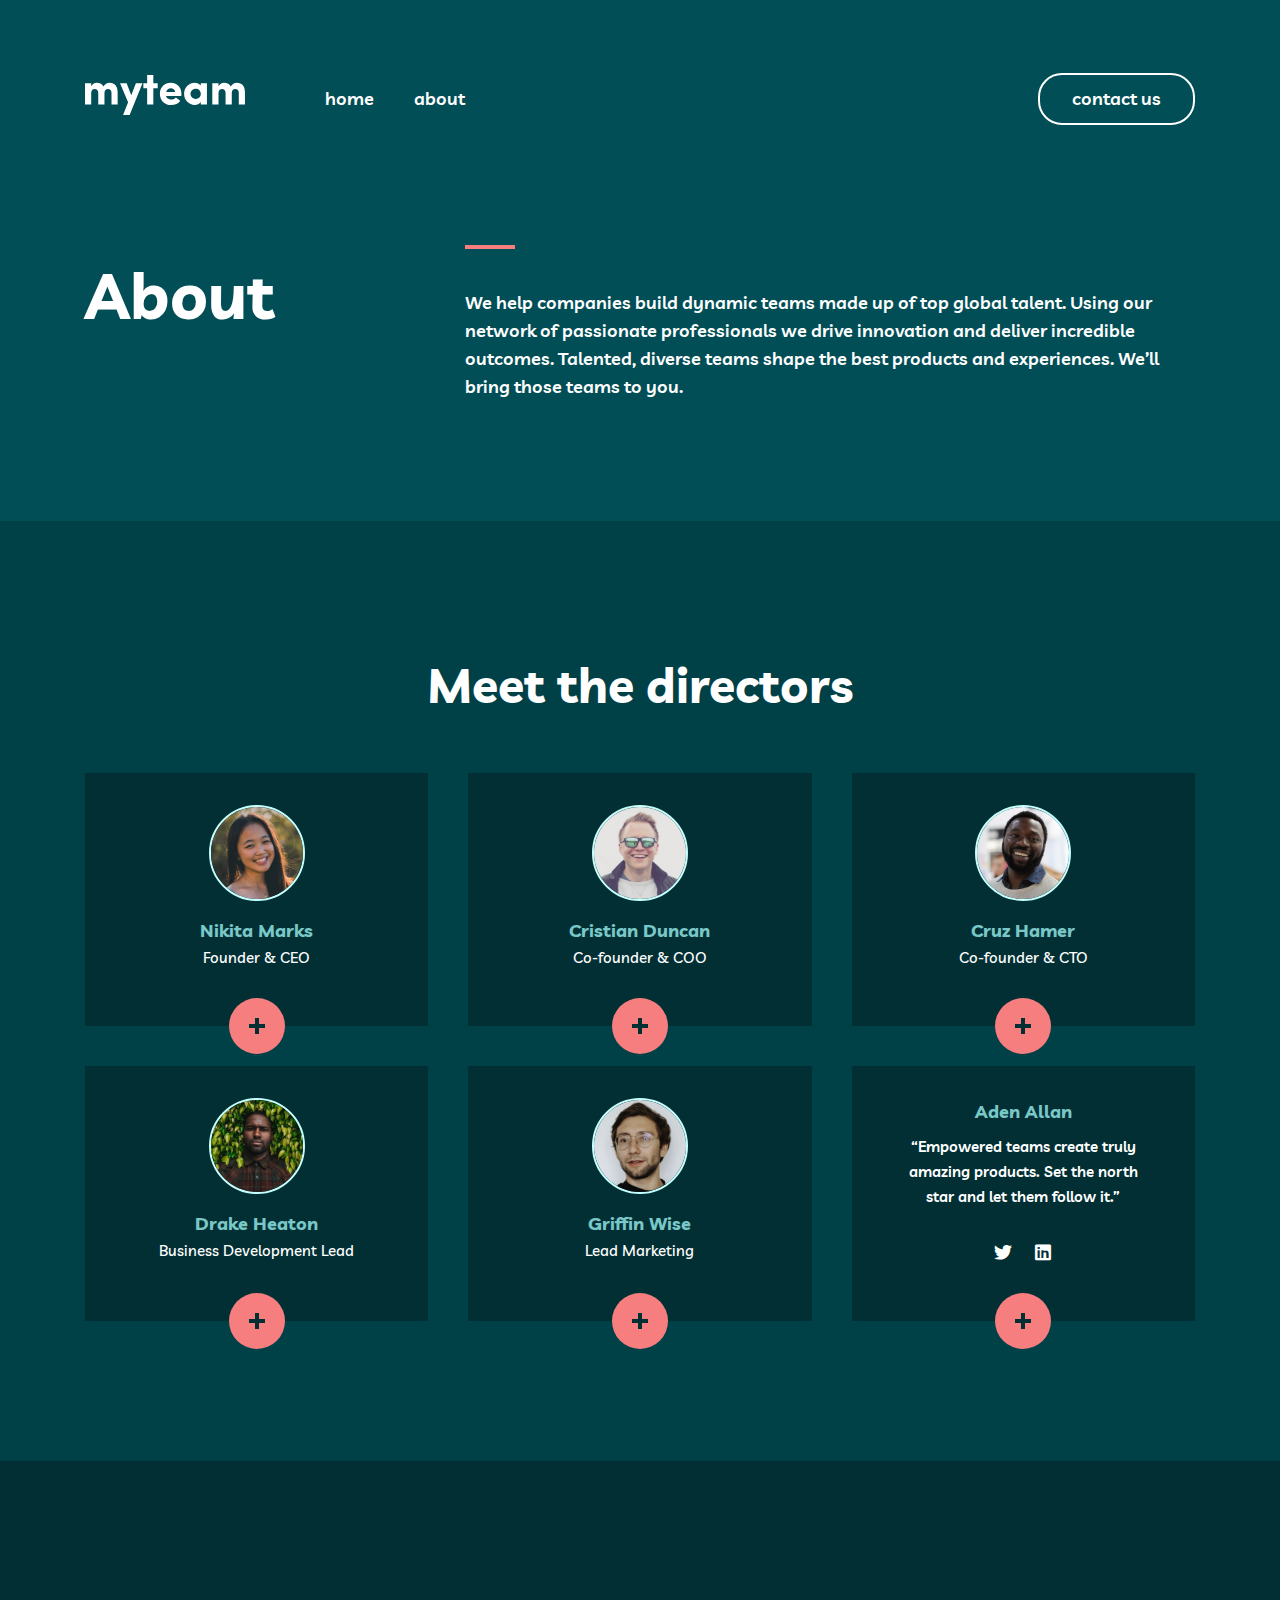
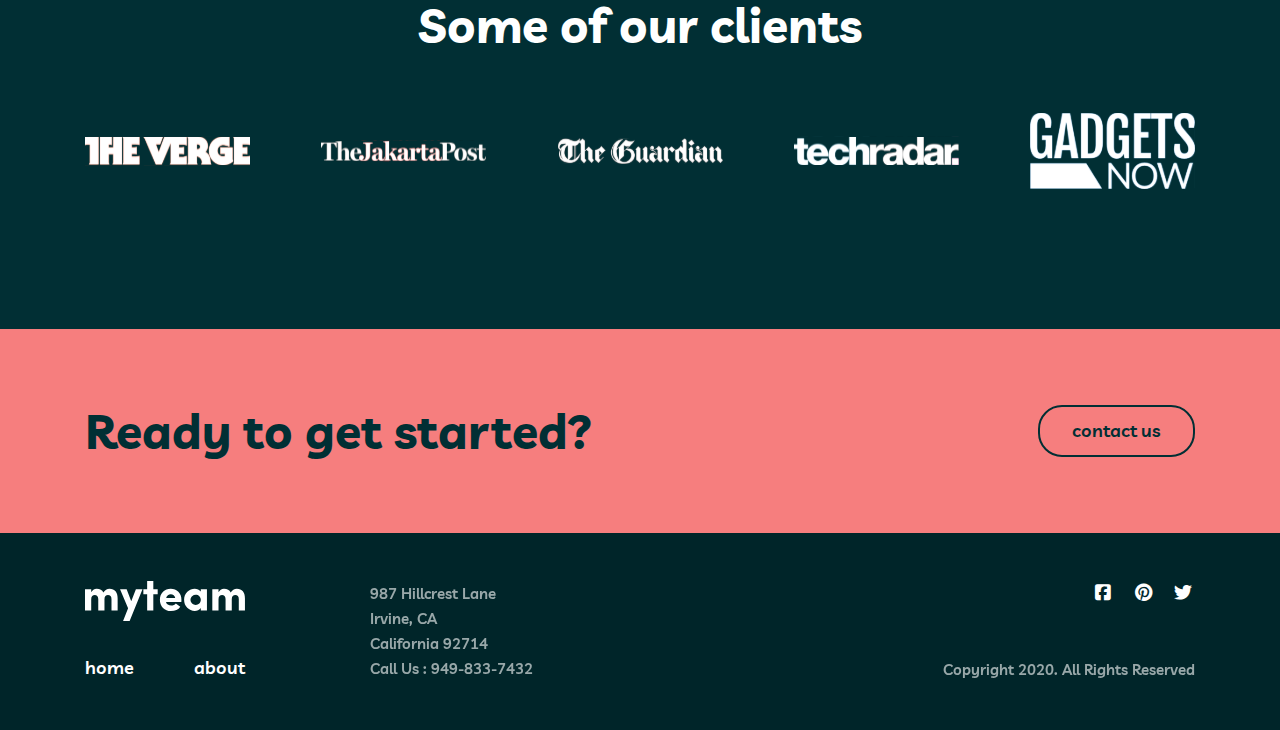
<file: public/myteam-landing/about/about.html>
<!DOCTYPE html>
<html lang="en">

<head>
  <meta charset="UTF-8">
  <meta name="viewport" content="width=device-width, initial-scale=1.0">
  <title>about</title>
  <link rel="stylesheet" href="style.css">
  <link rel="stylesheet" href="../style.css">
  <link rel="stylesheet" href="https://cdnjs.cloudflare.com/ajax/libs/font-awesome/6.7.2/css/all.min.css">
</head>

<body>

  <!-- ABOUT HOME PAGE START -->
  <section class="top-wrapper about">
    <div class="container header-container">
      <!-- ABOUT HEADER SECTION -->
      <header class="header">
        <nav class="nav-bar">
          <div class="logo">
            <h1>
              <a href="#">
                <img src="../images/myteam-logo.svg" alt="My Team Logo">
              </a>
            </h1>
          </div>
          <ul class="nav-list">
            <li class="nav-item"><a href="../index.html" class="nav-link">home</a></li>
            <li class="nav-item"><a href="./about.html" class="nav-link">about</a></li>
            <li class="nav-item"><a href="../contact/contact.html" class="btn contact-toggle">contact us</a></li>
          </ul>
        </nav>
        <a href="../contact/contact.html" class="btn contact-btn">contact us</a>
        <!-- Burger icon -->
        <div class="burger" id="burger">&#9776;</div>
      </header>
      <!-- ABOUT HEADER SECTION END-->



      <!-- ABOUT SECTION START -->
      <section class="about-section">
        <div class="container">
          <div class="about-contents">
            <div class="about-text__left">
              <h2>About</h2>
            </div>
            <div class="about-text__right">
              <div class="rectangle"></div>
              <p>We help companies build dynamic teams made up of top global talent. Using our network of passionate
                professionals we drive innovation and deliver incredible outcomes. Talented, diverse teams shape the
                best products and experiences. We’ll bring those teams to you.</p>
            </div>
          </div>
        </div>
      </section>
      <!-- ABOUT SECTION END -->
    </div>
  </section>
  <!-- ABOUT HOME PAGE END -->

  <!-- MAIN SECTION START -->
  <main class="main">
    <!-- TEAM SECTION START -->
    <section class="team-section">
      <div class="container">
        <div class="team-contents">
          <h2 class="section-title">Meet the directors</h2>
          <div class="team-grid">

            <!-- Team Card 1  -->
            <div class="team-card" data-id="1">
              <img src="../images/nikita.png" alt="Nikita Marks" class="avatar">
              <h4>Nikita Marks</h4>
              <small>Founder & CEO</small>
              <button class="toggle-btn">
                <div class="line vertical"></div>
                <div class="line horizontal"></div>
              </button>
            </div>

            <!-- Team Card 2  -->
            <div class="team-card" data-id="2">
              <img src="../images/cristian.png" alt="Cristian Duncan" class="avatar">
              <h4>Cristian Duncan</h4>
              <small>Co-founder & COO</small>
              <button class="toggle-btn">
                <div class="line vertical"></div>
                <div class="line horizontal"></div>
              </button>
            </div>

            <!-- Team Card 3  -->
            <div class="team-card" data-id="3">
              <img src="../images/cruz.png" alt="Cruz Hamer" class="avatar">
              <h4>Cruz Hamer</h4>
              <small>Co-founder & CTO</small>
              <button class="toggle-btn">
                <div class="line vertical"></div>
                <div class="line horizontal"></div>
              </button>
            </div>

            <!-- Team Card 4  -->
            <div class="team-card" data-id="4">
              <img src="../images/drake.png" alt="Drake Heaton" class="avatar">
              <h4>Drake Heaton</h4>
              <small>Business Development Lead</small>
              <button class="toggle-btn">
                <div class="line vertical"></div>
                <div class="line horizontal"></div>
              </button>
            </div>

            <!-- Team Card 5  -->
            <div class="team-card" data-id="5">
              <img src="../images/griffin.png" alt="Griffin Wise" class="avatar">
              <h4>Griffin Wise</h4>
              <small>Lead Marketing</small>
              <button class="toggle-btn">
                <div class="line vertical"></div>
                <div class="line horizontal"></div>
              </button>
            </div>

            <!-- Team Card 6 (expanded with social links)  -->
            <div class="team-card expanded" data-id="6">
              <h3>Aden Allan</h3>
              <p class="quote">“Empowered teams create truly amazing products. Set the north star and let them follow
                it.”</p>
              <div class="socials">
                <a href="#"><i class="fa-brands fa-twitter"></i></a>
                <a href="#"><i class="fa-brands fa-linkedin"></i></a>
              </div>
              <button class="toggle-btn close">
                <div class="line vertical"></div>
                <div class="line horizontal"></div>
              </button>
            </div>


          </div>
        </div>
      </div>
    </section>

    <!-- CLIENTS SECTION START -->
    <section class="clients-section">
      <div class="container">
        <div class="clients-contents">
          <h2>Some of our clients</h2>
          <div class="clients-logos">
            <img src="../images/the-verge.svg" alt="">
            <img src="../images/the-jakarta-post.svg" alt="">
            <img src="../images/the-guardian.svg" alt="">
            <img src="../images/techradar.svg" alt="">
            <img src="../images/gadgets-now.svg" alt="">
          </div>
        </div>
      </div>
    </section>

    <!-- CTA -->
    <section class="cta-section">
      <div class="container">
        <div class="cta-contents">
          <h2>Ready to get started?</h2>
          <a href="../contact/contact.html" class="btn contact-btn cta-btn">contact us</a>
        </div>
      </div>
    </section>
  </main>

  <!-- FOOTER -->
  <footer class="footer">
    <div class="container">
      <div class="footer-contents">
        <div class="footer-left">
          <nav class="nav-bar">
            <div class="logo">
              <h1>
                <a href="#">
                  <img src="../images/myteam-logo.svg" alt="My Team Logo">
                </a>
              </h1>
            </div>
            <ul class="footer-nav__list">
              <li class="nav-item"><a href="../index.html" class="nav-link">home</a></li>
              <li class="nav-item"><a href="../about/index.html" class="nav-link">about</a></li>
            </ul>
          </nav>
          <div class="footer-middle">
            <p>
              987 Hillcrest Lane <br>
              Irvine, CA <br>
              California 92714 <br>
              Call Us : 949-833-7432
            </p>
          </div>
        </div>

        <div class="footer-right">
          <div class="socials">
            <a href="#"><i class="fa-brands fa-square-facebook"></i></a>
            <a href="#"><i class="fa-brands fa-pinterest"></i></a>
            <a href="#"><i class="fa-brands fa-twitter"></i></a>
          </div>
          <p>Copyright 2020. All Rights Reserved</p>
        </div>
      </div>
    </div>
  </footer>
  <script src="../script.js"></script>
  <script src="script.js"></script>

</body>

</html>
</file>
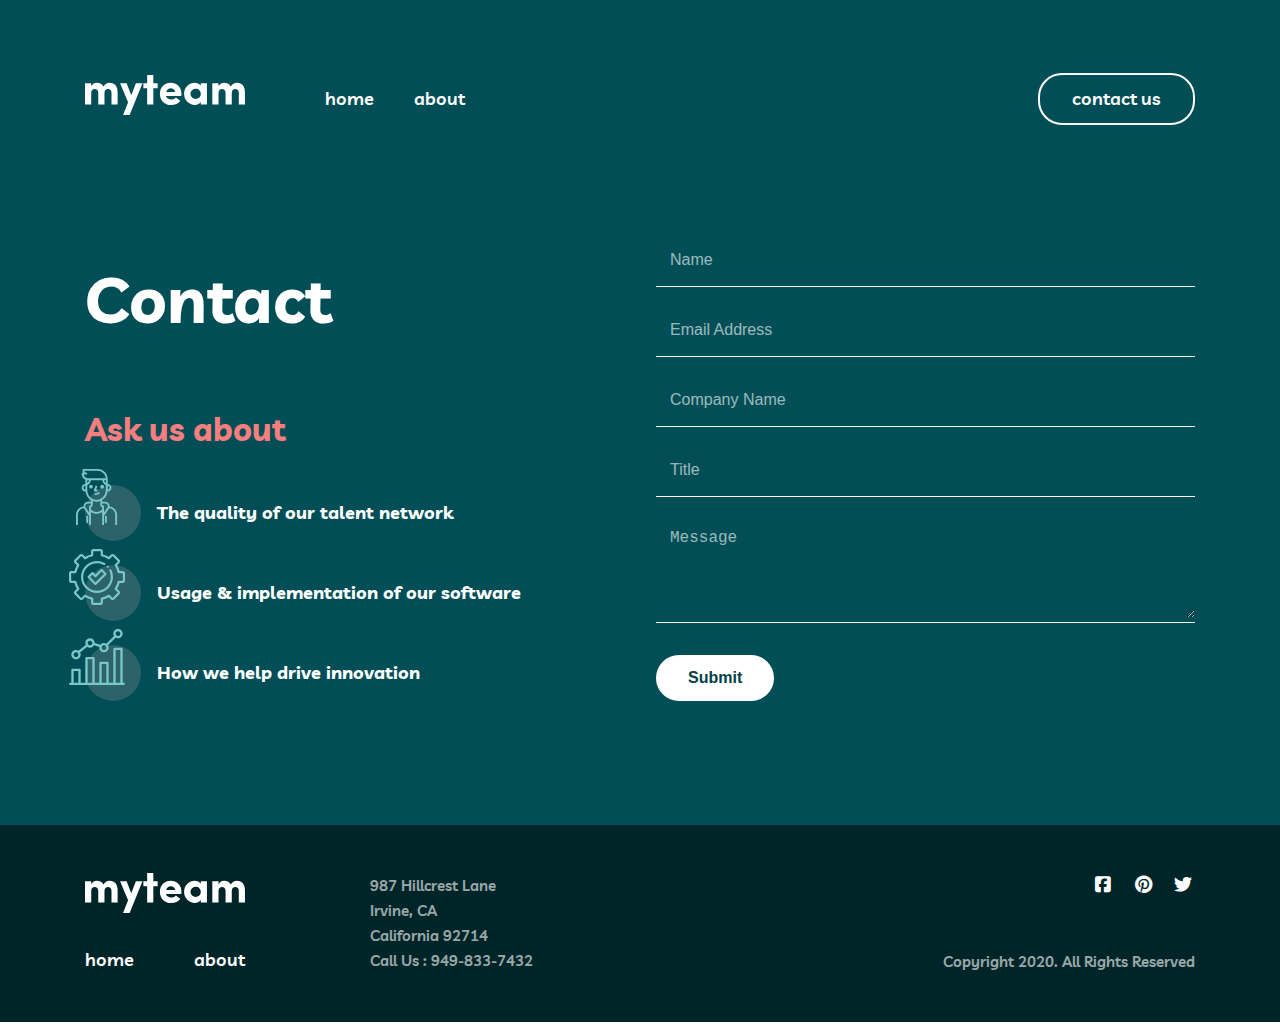
<file: public/myteam-landing/contact/contact.html>
<!DOCTYPE html>
<html lang="en">

<head>
  <meta charset="UTF-8">
  <meta name="viewport" content="width=device-width, initial-scale=1.0">
  <title>contact</title>
  <link rel="stylesheet" href="../style.css">
  <link rel="stylesheet" href="contact.css">
  <link rel="stylesheet" href="https://cdnjs.cloudflare.com/ajax/libs/font-awesome/6.7.2/css/all.min.css">
</head>

<body>

  <!-- HEADER SECTION START -->
  <section class="top-wrapper">
    <div class="container header-container">
      <!-- HEADER START -->
      <header class="header">
        <nav class="nav-bar">
          <div class="logo">
            <h1>
              <a href="#">
                <img src="../images/myteam-logo.svg" alt="My Team Logo">
              </a>
            </h1>
          </div>
          <ul class="nav-list">
            <li class="nav-item"><a href="../index.html" class="nav-link">home</a></li>
            <li class="nav-item"><a href="../about/about.html" class="nav-link">about</a></li>
            <li class="nav-item"><a href="./contact.html" class="btn contact-toggle">contact us</a></li>
          </ul>
        </nav>
        <a href="./contact.html" class="btn contact-btn">contact us</a>
        <!-- Burger icon -->
        <div class="burger" id="burger">&#9776;</div>
      </header>
      <!-- HEADER END -->

      <!-- CONTACT SECTION START -->
      <section class="contact-section">
        <div class="container">
          <div class="contact-grid">

            <!-- Left Content -->
            <div class="contact-info">
              <h2>Contact</h2>
              <div class="us-about">
                <h4>Ask us about</h4>
                <div class="feature-item">
                  <div class="circle-box">
                   <div>
                     <div class="circle"></div>
                    <img src="../images/Combined-Shape1.svg" alt="person icon" />
                   </div>
                    <p>
                      The quality of our talent network
                    </p>
                  </div>
                </div>
                <div class="feature-item">
                  <div class="circle-box">
                   <div>
                     <div class="circle"></div>
                    <img src="../images/Combined-Shape2.svg" alt="person icon" />
                   </div>
                    <p>
                      Usage & implementation of our software
                    </p>
                  </div>
                </div>
                <div class="feature-item">

                  <div class="circle-box">
                    <div>
                      <div class="circle"></div>
                    <img src="../images/Combined-Shape3.svg" alt="person icon" />
                    </div>
                    <p>
                      How we help drive innovation
                    </p>
                  </div>
                </div>
              </div>
            </div>

            <!-- Right Form -->
            <form class="contact-form" id="contactForm">
            <!-- <div id="successMessage" class="hidden">Message sent successfully!</div> -->
            <div id="successMessage" class="hidden">Xabar muvaffaqiyatli yuborildi!</div>
              <div class="input-group">
                <input type="text" id="name" name="name" placeholder="Name" />
                <span id="nameError" class="error-message"></span>
              </div>
              <div class="input-group">
                <input type="email" id="email" placeholder="Email Address" />
                <span id="emailError" class="error-message"></span>
              </div>
              <div class="input-group">
                <input type="text" id="company" placeholder="Company Name" />
              </div>
              <div class="input-group">
                <input type="text" id="title" placeholder="Title" />
              </div>
              <div class="input-group">
                <textarea id="message" rows="4" placeholder="Message"></textarea>
                <span id="messageError" class="error-message"></span>
              </div>
              <button type="submit" class="submit-btn">Submit</button>
            </form>
          </div>
        </div>
      </section>
      <!-- CONTACT SECTION END -->
    </div>
  </section>
  <!-- HEADER SECTION END -->

   <!-- FOOTER -->
   <footer class="footer">
    <div class="container">
      <div class="footer-contents">
        <div class="footer-left">
          <nav class="nav-bar">
          <div class="logo">
            <h1>
              <a href="#">
                <img src="../images/myteam-logo.svg" alt="My Team Logo">
              </a>
            </h1>
          </div>
          <ul class="footer-nav__list">
            <li class="nav-item"><a href="../index.html" class="nav-link">home</a></li>
            <li class="nav-item"><a href="../about/about.html" class="nav-link">about</a></li>
          </ul>
        </nav>
        <div class="footer-middle">
         <p>
          987 Hillcrest Lane <br>
          Irvine, CA <br>
          California 92714 <br>
          Call Us : 949-833-7432
         </p>
       </div>
      </div>
      
      <div class="footer-right">
        <div class="socials">
          <a href="#"><i class="fa-brands fa-square-facebook"></i></a>
          <a href="#"><i class="fa-brands fa-pinterest"></i></a>
          <a href="#"><i class="fa-brands fa-twitter"></i></a>
        </div>
        <p>Copyright 2020. All Rights Reserved</p>
      </div>
      </div>
    </div>
   </footer>


  <script src="../script.js"></script>
  <script src="script.js"></script>
</body>

</html>
</file>
<file: public/myteam-landing/about/style.css>
.about-section {
  padding: 120px 0;
}
.about-contents {
  display: flex;
  justify-content: space-between;
  gap: 30px;
}
.about-text__left {
  width: 350px;
}
.about-text__left h2{
  font-weight: 700;
  font-size: 64px;
  line-height: 100px;
  letter-spacing: 0px;
  color: #ffffff;
}
.about-text__right {
  width: 730px;
  display: flex;
  flex-direction: column;
  gap: 40px;
}
.about-text__right .rectangle {
  background-color: #f67e7e;
}
.about-text__right p {
  font-weight: 600;
  font-size: 18px;
  line-height: 28px;
  letter-spacing: 0px;
  color: #ffffff;
}


.team-section {
  background-color: #004047;
  padding: 140px 0;
}
.team-contents {
  display: flex;
  flex-direction: column;
  gap: 64px;
}
.team-contents .section-title {
  text-align: center;
  font-weight: 700;
  font-size: 48px;
  line-height: 48px;
  letter-spacing: 0px;
  text-align: center;
  color: #ffffff;
}

.team-grid {
  display: grid;
  grid-template-columns: repeat(3, 1fr);
  gap: 40px;
}

.team-card {

  display: flex;
  flex-direction: column;
  align-items: center;
  background-color: #012f34;
  padding: 32px 24px 56px;
  position: relative;
}

.team-card img.avatar {
  width: 96px;
  height: 96px;
  border-radius: 50%;
  border: 2px solid #c4fffe;
}

.team-card h4 {
  font-weight: 700;
  font-size: 18px;
  line-height: 28px;
  letter-spacing: 0px;
  text-align: center;
  color: #79c8c7;
  padding-top: 16px;
}

.team-card small {
  font-weight: 500;
  font-size: 15px;
  line-height: 25px;
  letter-spacing: 0px;
  text-align: center;
  color: #ffffff;
}

.toggle-btn {
  position: absolute;
  width: 56px;
  height: 56px;
  background-color: #f67e7e;
  border: none;
  border-radius: 50%;
  cursor: pointer;
  transition: all 0.3s ease;
  display: flex;
  align-items: center;
  justify-content: center;
  bottom: -28px;
}

.toggle-btn .line {
  position: absolute;
  width: 16px;
  height: 4px;
  background-color: #012f34;
  transition: transform 0.2s ease;
}

/* Default: + */
.toggle-btn .vertical {
  transform: rotate(0deg);
}

.toggle-btn .horizontal {
  transform: rotate(90deg);
}
.toggle-btn.active {
  background-color: #79c8c7;
}
/* When active (x) */
.toggle-btn.active .vertical {
  transform: rotate(45deg);
}

.toggle-btn.active .horizontal {
  transform: rotate(-45deg);
}

.toggle-btn__bgColor {
  background-color: #79c8c7;
}

.expanded h3 {
  font-weight: 700;
  font-size: 18px;
  line-height: 28px;
  letter-spacing: 0px;
  text-align: center;
  color: #79c8c7;
}
.expanded .quote {
  padding: 8px 24px;
  font-weight: 600;
  font-size: 15px;
  line-height: 25px;
  letter-spacing: 0px;
  text-align: center;
  color: #ffffff;
}
.expanded .socials {
  padding-top: 24px;
}
.socials a i {
  width: 20px;
  height: 20px;
}
.clients-section {
  background-color: #012f34;
  padding: 140px 0;
}
.clients-contents {
  display: flex;
  flex-direction: column;
  gap: 64px;
  
}
.clients-contents h2 {
  font-weight: 700;
  font-size: 48px;
  line-height: 48px;
  letter-spacing: 0px;
  text-align: center;
  color: #ffffff;
}
.clients-logos {
  display: flex;
  justify-content: space-between;
  
}
.clients-logos img {
  width: 165px;
}
@media (max-width: 980px) {
  .clients-logos img {
  width: 110px;
}
}
@media (max-width: 768px) {
  .clients-contents h2 {
    font-size: 32px;
    line-height: 32px;
  }
  .clients-logos img {
    width: 70px;
  }
  .about-contents {
    flex-direction: column;
    align-items: center;
    gap: 24px;
  }
  .about-text__left h2 {
    text-align: center;
  }
  .about-text__right {
    padding: 0 110px;
    width: 100%;
    text-align: center;
    
  }
  .about-text__right .rectangle {
    display: none;
  }
  .team-grid {
    grid-template-columns: repeat(2, 1fr);
    
    grid-gap: 57px 11px;
  }
   .team-card:nth-child(5) {
    order: 6; /* 5-chi kartani oxiriga yuboramiz */
  }

  .team-card:nth-child(6) {
    order: 5; /* 6-chi kartani oldinga olib kelamiz */
  }
  
  .team-section {
    padding: 100px 50px;
  }
  .team-contents {
    gap: 48px;
  }
  .team-contents h2 {
    font-size: 32px;
    line-height: 32;
  }
  .team-card {
    max-width: 350px;
  }
 
@media (max-width: 480px) {
  .team-card:nth-child(5) {
    order: 5;
  }
  .about .container {
    padding: 0;
  }
  .team-grid {
    grid-template-columns: 1fr;
  }
  .about-section {
    padding: 80px 0px 108px 0px;
  }
  .about-contents {
    gap: 16px;
    width: 100%;
  }
  .about-text__left h2 {
    font-size: 40px;
    line-height: 40px;
  }
  .about-text__right {
    padding: 0;
  }
  .team-section {
    padding: 88px 0;
  }
  .team-contents .section-title {
    font-size: 32px;
    line-height: 32px;
  }
  .header {
   padding: 48px 24px 0;
    
  }
  .clients-logos {
    flex-direction: column;
    align-items: center;
    gap: 70px;
  }
  .clients-section {
    padding: 88px 0;
  }
  .clients-contents h2 {
    width: 327px;
  }


 
}}
</file>
<file: public/myteam-landing/style.css>
@import url('https://fonts.googleapis.com/css2?family=Livvic:ital,wght@0,100;0,200;0,300;0,400;0,500;0,600;0,700;0,900;1,100;1,200;1,300;1,400;1,500;1,600;1,700;1,900&display=swap');

* {
  margin: 0;
  padding: 0;
  box-sizing: border-box;
}

body {
  font-family: "Livvic", sans-serif;
  list-style: none;
  background-color: #ffffff;
  
}


/* HEADER STYLES */

.top-wrapper {
  background-color: #014e56;
}

.container {
  max-width: 1110px;
  margin: 0 auto;
}

.header {
  padding-top: 73px;
  display: flex;
  justify-content: space-between;
  align-items: center;
}

.nav-bar {
  display: flex;
  justify-content: space-between;
  align-items: center;
  gap: 80px;
}
.footer-nav__list,
.nav-list {
  display: flex;
  gap: 40px;
  align-items: center;
  list-style: none;
}
a {
  text-decoration: none;
  font-weight: 600;
  font-size: 18px;
  line-height: 28px;
  letter-spacing: 0px;
  color: #ffffff;
  
}
.nav-link {
  transition: all 0.3s ease;
  
}

.nav-link:hover {
  color: #f67e7e;
}
header .contact-btn {
  border: 2px solid #ffffff;

}
.contact-btn,
.contact-toggle {
  padding: 10px 32px;
  border-radius: 24px;
  border: 2px solid #ffffff;
}

.contact-btn:hover,
.contact-toggle:hover {
  background-color: #ffffff;
  color: #002529;
}

.nav-toggle__icon,
.contact-toggle {
  display: none;
}
/* ===== BURGER STYLES ===== */
/* Yashirin burger */
.nav-toggle__icon,
.burger {
  display: none;
  color: #ffffff;
  font-size: 28px;
  cursor: pointer;
  user-select: none;
}

.hero-section {
  padding-top: 129px;
  padding-bottom: 250px;
  display: flex;
  flex-direction: column;
}
.hero-contents {
  display: flex;
  gap: 30px;
}
.hero-text__left {
  width: 620px;
}
.hero-text__right  {
  width: 445px;
}
.hero-text__left h2 {
  font-weight: 700;
  font-size: 100px;
  line-height: 100px;
  color: #ffffff;
}
.hero-text__left h2 span {
  color: #f67e7e;
}
.rectangle {
  width: 50px;
  height: 4px;
  background-color: #79c8c7;
}
.hero-text__right p {
  font-weight: 600;
  margin-top: 79px;
  font-size: 18px;
  line-height: 28px;
  letter-spacing: 0px;
  color: #ffffff;
}

/* MAIN SECTION CONTENTS STYLE START */
.features-section {
  background-color: #012f34;
  padding: 140px 0;
}

.features-content {
  display: flex;
  flex-direction: row;
  gap: 125px;
  justify-content: space-between;
}
.features-content .left {
  display: flex;
  flex-direction: column;
  gap: 54px;
  width: 445px;
}
.features-content .left .rectangle {
  background-color: #f67e7e;
}
.features-content .left h2 {
  font-weight: 700;
  font-size: 48px;
  line-height: 48px;
  letter-spacing: 0px;
  color: #ffffff;
}
.features-content .right {
  width: 540px;
  display: flex;
  flex-direction: column;
  gap: 32px;
}
.feature-item {
  display: flex;
  flex-direction: row;
  align-items: center;
  gap: 23px;
}
.feature-item .circle {
  width: 56px;
  height: 56px;
  border-radius: 50%;
  background-color: #2c6269;
}
.circle-box {
  position: relative;
}
.circle-box img{
  position: absolute;
  top: -16px;
  right: 23px;
  width: 56px;
  height: 56px;
}

.feature-item div {
  display: flex;
  flex-direction: column;
  gap: 16px;
}
.feature-item h3 {
  font-weight: 700;
  font-size: 18px;
  line-height: 28px;
  letter-spacing: 0px;
  color: #f67e7e;
}
.feature-item p {
font-weight: 600;
  font-size: 15px;
  line-height: 25px;
  letter-spacing: 0px;
  color: #ffffff;
}
.testimonial-section {
  background-color: #004047;
  padding: 140px 0;
  
}
.testimonial-contents {
  display: flex;
  flex-direction: column;
  align-items: center;
  gap: 56px;
}
.testimonial-title h4 {
  font-weight: 700;
  font-size: 48px;
  line-height: 48px;
  letter-spacing: 0px;
  text-align: center;
  color: #ffffff;
  width: 932px;
}
.testimonial-title h4 span {
  color: #79c8c7;
}
.testimonial-items {
  display: flex;
  gap: 30px;
  justify-content: space-between;
}
.testimonial {
  display: flex;
  flex-direction: column;
  align-items: center;
  position: relative;
  padding: 36px 0 11px;
}
.testimonial .icon-quotes {
  width: 67px;
  height: 56px;
  position: absolute;
  opacity: 0.3;
  top: 0;
}
.testimonial p {
font-weight: 600;
font-size: 15px;
line-height: 25px;
letter-spacing: 0px;
text-align: center;
color: #ffffff;
}.testimonial h4 {
  padding-top: 42px;
  font-weight: 700;
  font-size: 18px;
  line-height: 28px;
  letter-spacing: 0px;
  text-align: center;
  color: #79c8c7;
}
.testimonial small {
  font-weight: 500;
  font-size: 13px;
  line-height: 18px;
  letter-spacing: 0px;
  text-align: center;
  color: #ffffff;
  padding: 2px 0 32px;
}
.testimonial .user-image {
  width: 62px;
  height: 62px;
  border-radius: 50%;
  border: 2px solid #ffffff;
}

.cta-section {
  background-color: #f67e7e;
  padding: 76px 0;
}
.cta-contents {
  display: flex;
  justify-content: space-between;
  align-items: center;
}
.cta-contents h2 {
font-weight: 700;
font-size: 48px;
line-height: 48px;
letter-spacing: 0px;
color: #012f34;
}
.cta-contents .contact-btn {
  border: 2px solid #012f34;
  color: #012f34;
}
.cta-contents .contact-btn:hover {
  background-color: #012f34;
  color: #ffffff;
}
footer {
  background-color: #002529;
  padding: 48px 0;
}
.footer-contents {
  display: flex;
  justify-content: space-between;
}
.footer-left {
  display: flex;
  gap: 125px;
}
.footer-left .nav-bar {
  display: flex;
  flex-direction: column;
  flex-wrap: wrap;
  align-items: stretch;
  justify-content: space-between;
  gap: 25px;

}
.footer-nav__list {
  display: flex;
  justify-content: space-between;
}

.footer-right p,
.footer-middle p {
  font-weight: 600;
  font-size: 15px;
  line-height: 25px;
  letter-spacing: 0px;
  color: #ffffff;
  opacity: 60%;
 
}
.footer-right {
  display: flex;
  flex-direction: column;
  align-items: flex-end;
  justify-content: space-between;
}

.socials {
  display: flex;
  gap: 16px;
  
}
.socials a {
  display: flex;
  align-items: center;
  justify-content: center;
}
.socials a i {
  width: 24px;
  height: 24px;
  display: flex;
  align-items: center;
  justify-content: center;

}
a i:hover {
  color: #f67e7e;
}
/* Mobil qurilma uchun */
@media (max-width: 980px) {
  .container {
    padding: 0px 40px;
  }
}
@media (max-width: 768px) {
  .container {
    padding: 0 24px;
  }
  .nav-list {
    display: none;
    position: absolute;
    flex-direction: column;
    padding: 39px 48px;
    gap: 24px;
    justify-content: center;
    align-items: flex-start;
    background-color: #2c6269;
    width: 255px;
    height: 100vh;
    top: 0;
    right: 0;
    z-index: 1000;
  }
  .nav-list.active {
    display: flex;
  }
  .contact-btn {
    display: none;
  }
  
  .contact__toggle,
  .burger {
    display: block;
  }
  .contact__toggle {
    margin-top: 36px;
  }
  .burger-icon {
    z-index: 1000;
  }

  /* HERO CONTENTS */
  .hero-section {
    padding-top: 112px;
  }
  .hero-contents {
    display: flex;
    flex-direction: column;
    align-items: center;
    gap: 24px;
  }
  .hero-text__left,
  .hero-text__right {
    width: 100%;
  }
  .hero-text__left h2 {
    text-align: center;
  }
  .hero-text__right .rectangle {
    display: none;
  }
  .hero-text__right p {
    font-weight: 600;
    line-height: 28px;
    letter-spacing: 0px;
    font-size: 15px;
    text-align: center;
    margin: 0;
  }
  .features-content {
    display: flex;
    flex-direction: column;
    align-items:flex-start;
    gap: 64px;
  }
  .features-section  {
    padding: 0;
  }
  .features-content .left,
  .features-content .right {
    width: 100%;
  }
 .feature-item {
  display: flex;
  flex-direction: row;
 }
 .testimonial-items {
  flex-direction: column;
  gap: 48px;
 }

 .testimonial h4 {
  padding-top: 16px;
 }
 .testimonial small {
  padding: 2px 0 16px;
 }
 .testimonial-title  {

  max-width: 327px;
  display: flex;
  align-items: center;
  justify-content: center;
  flex-wrap: wrap;
 }
 .cta-contents h2 {
  font-size: 32px;
  line-height: 32px;
 }
 .cta-btn {
  display: block;
 }
 @media (max-width: 600px) {
  .cta-contents {
    display: flex;
    flex-direction: column;
    padding: 83px 0;
    gap: 24px;
  }
 }
 .testimonial-title h4 {
  font-size: 32px;
  line-height: 32px;
 }
 .footer-contents {
  flex-direction: column;
  gap: 32px;
 }
 .footer-left {
  justify-content: space-between;
 }
 .footer-left .nav-bar {
  gap: 53px;
 }
 
 .footer-right {
  display: flex;
  flex-direction: row;
 }
 
 .footer-middle p {
  line-height: 32px;
 }
}

@media (max-width: 480px) {
  .container {
    padding: 0 24px;
  }
  .header {
    padding-top: 48px;
  }
  .hero-section {
    padding-top: 80px;
  }
  .hero-text__left h2 {
  font-weight: 700;
  font-size: 70px;
  line-height: 70px;
  letter-spacing: 0px;
  text-align: center;
  }
  .hero-contents {
    gap: 18px;
  }
  .features-content .left h2 {
  font-size: 32px;
  }
  .features-content .left {
    width: 240px;
    margin-top: 64px;
  }
  .features-content {
    gap: 56px;
  }
  .feature-item {
    flex-direction: column;
    gap: 16px;
    align-items: center;
    justify-content: center;
  }
  .features-content .right {
    gap: 48px;
  }
  .feature-item div {
    gap: 8px;
    text-align: center;
  }
  .cta-contents h2 {
    text-align: center;
  }
  .cta-contents {
    padding: 0;
  }
  .footer-left,
  .footer-right {
    display: flex;
    flex-direction: column;
    align-items: center;
  }
  .footer-middle p {
    text-align: center;
    line-height: 25px;
  }
  .footer-left .nav-bar {
    gap: 24px;
  }
  .footer-left {
    gap: 24px;
  }
  .footer-contents {
    gap: 40px;
  }
}
</file>
<file: public/myteam-landing/contact/contact.css>
* {
  margin: 0;
  padding: 0;
  box-sizing: border-box;
}

.contact-section {
  padding: 124px 0;
}

.contact-grid {
  display: grid;
  grid-template-columns: repeat(2, 1fr);
  gap: 32px;
}
.contact-info {
  display: flex;
  flex-direction: column;
  justify-content: space-between;
  gap: 16px;
}
.contact-info h2 {
  font-weight: 700;
  font-size: 64px;
  line-height: 100px;
  letter-spacing: 0px;
  color: #ffffff;
}

.us-about h4 {
  font-weight: 700;
  font-size: 32px;
  line-height: 48px;
  letter-spacing: 0px;
  color: #f67e7e;
  padding-bottom: 8px;

}
.us-about  {
  display: flex;
  flex-direction: column;
  gap: 24px;

}
.us-about .feature-item div{
  display: flex;
  flex-direction: row;
  align-items: center;
  justify-content: start;
  position: relative;
  
}
.us-about .feature-item .circle-box {
  position: relative;
  width: 100%;
}
.us-about .feature-item .circle-box img {
  position: absolute;
  left: -16px;
}
.us-about .feature-item .circle-box p {
  font-weight: 700;
  font-size: 18px;
  line-height: 28px;
  letter-spacing: 0px;

}
.contact-form {
  display: flex;
  flex-direction: column;
  align-items: flex-start;
  justify-content: space-between;
  gap: 32px;
}

.input-group {
  width: 100%;
  position: relative;
  border-bottom: 1px solid white;
}

.input-group.error {
  border-bottom: 1px solid #c88b79;
}

.input-group input,
.input-group textarea {
  width: 100%;
  padding: 0 0 17px 14px;
  font-size: 16px;
  border: none;
  outline: none;
  color: #ffffff;
  background-color: transparent;
  transition: background-color 5000s ease-in-out 0s; /* Autofill fonini o'chirish */
}

/* Autofill uchun barcha holatlar */
.input-group input:-webkit-autofill,
.input-group input:-webkit-autofill:hover,
.input-group input:-webkit-autofill:focus,
.input-group input:-webkit-autofill:active {
  -webkit-box-shadow: 0 0 0 30px transparent inset !important;
  -webkit-text-fill-color: #ffffff !important;
  background-color: transparent !important;
  background-image: none !important;
  color: #ffffff !important;
  /* opacity: 0.8 !important; */
}

/* Firefox va boshqa brauzerlar uchun */
.input-group input[autocomplete="on"],
.input-group input[autocomplete="on"]:hover,
.input-group input[autocomplete="on"]:focus {
  background-color: transparent !important;
}

/* Input qiymati mavjud bo'lganda fonni nazorat qilish */
.input-group input:not(:placeholder-shown),
.input-group textarea:not(:placeholder-shown) {
  background-color: transparent;
}

/* Placeholder stilizatsiyasi */
.input-group input.error::placeholder,
.input-group textarea.error::placeholder {
  color: #c88b79;
  opacity: 60%;
}

.input-group input::placeholder,
.input-group textarea::placeholder {
  color: #ffffff;
  opacity: 60%;
}

.submit-btn {
  background-color: #ffffff;
  color: #004047;
  padding: 12px 30px;
  border: 2px solid #ffffff;
  border-radius: 24px;
  font-size: 16px;
  font-weight: bold;
  cursor: pointer;
  transition: 0.3s;
}

.submit-btn:hover {
  background-color: #79c8c7;
  color: #002529;
  border-color: #79c8c7;
}

#successMessage {
  text-align: center;
  color: #41e678;
  font-size: 18px;
  font-weight: 500;
  letter-spacing: 2px;
  display: none;
  position: fixed;
  top: 20px;
  left: 50%;
  transform: translate(-50%, -50%);
  background-color: #393b3b56;
  width: 100%;
  padding: 10px 0;
  z-index: 1000;
}

.hidden {
  display: none;
}

.error-message {
  color: #f67e7e;
  font-size: 12px;
  display: block;
  margin-top: 8px;
  position: absolute;

}

@media (max-width: 768px) {
  .contact-grid {
    grid-template-columns: 1fr;
    justify-content: center;
    gap: 64px;
  }
  .contact-info {
    align-items: center;
  }
  .us-about h4 {
    text-align: center;
  }
  .us-about .feature-item .circle-box p {
    font-size: 12px;
    text-align: justify;
    font-weight: 400;
  }
}
</file>
